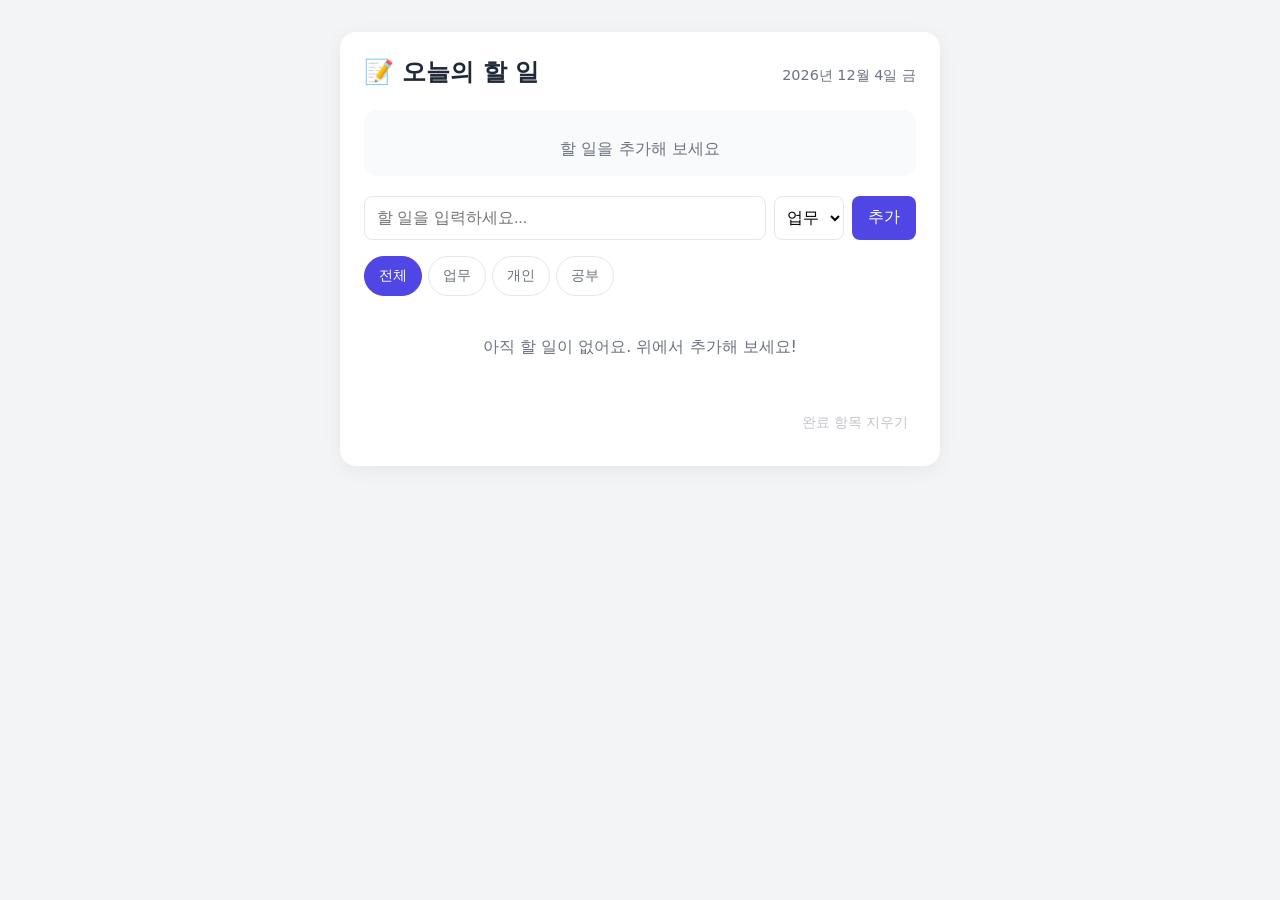
<file: todo-app/index.html>
<!DOCTYPE html>
<html lang="ko">
<head>
  <meta charset="UTF-8">
  <meta name="viewport" content="width=device-width, initial-scale=1.0">
  <title>오늘의 할 일</title>
  <link rel="icon" href="data:image/svg+xml,<svg xmlns='http://www.w3.org/2000/svg' viewBox='0 0 100 100'><text y='.9em' font-size='90'>📝</text></svg>">
  <link rel="stylesheet" href="style.css">
</head>
<body>
  <main class="app">
    <header class="app-header">
      <h1>📝 오늘의 할 일</h1>
      <p id="today" class="today"></p>
    </header>

    <section class="progress" aria-label="진행률">
      <div class="progress-total">
        <div class="progress-label">
          <span>전체 진행률</span>
          <span id="totalText"></span>
        </div>
        <div class="bar"><div id="totalBar" class="bar-fill"></div></div>
      </div>
      <ul id="categoryProgress" class="progress-cats"></ul>
      <p id="emptyProgress" class="progress-empty" hidden>할 일을 추가해 보세요</p>
    </section>

    <form id="addForm" class="add-form">
      <input id="addInput" type="text" maxlength="100" placeholder="할 일을 입력하세요..." aria-label="새 할 일" autocomplete="off">
      <select id="addCategory" aria-label="카테고리">
        <option value="work">업무</option>
        <option value="personal">개인</option>
        <option value="study">공부</option>
      </select>
      <button type="submit" class="btn-primary">추가</button>
    </form>

    <nav class="filters" role="tablist" aria-label="카테고리 필터">
      <button type="button" role="tab" data-filter="all">전체</button>
      <button type="button" role="tab" data-filter="work">업무</button>
      <button type="button" role="tab" data-filter="personal">개인</button>
      <button type="button" role="tab" data-filter="study">공부</button>
    </nav>

    <ul id="todoList" class="todo-list"></ul>
    <p id="emptyList" class="empty" hidden></p>

    <footer class="app-footer">
      <button type="button" id="clearDone" class="btn-text">완료 항목 지우기</button>
    </footer>
  </main>

  <script src="app.js"></script>
</body>
</html>
</file>
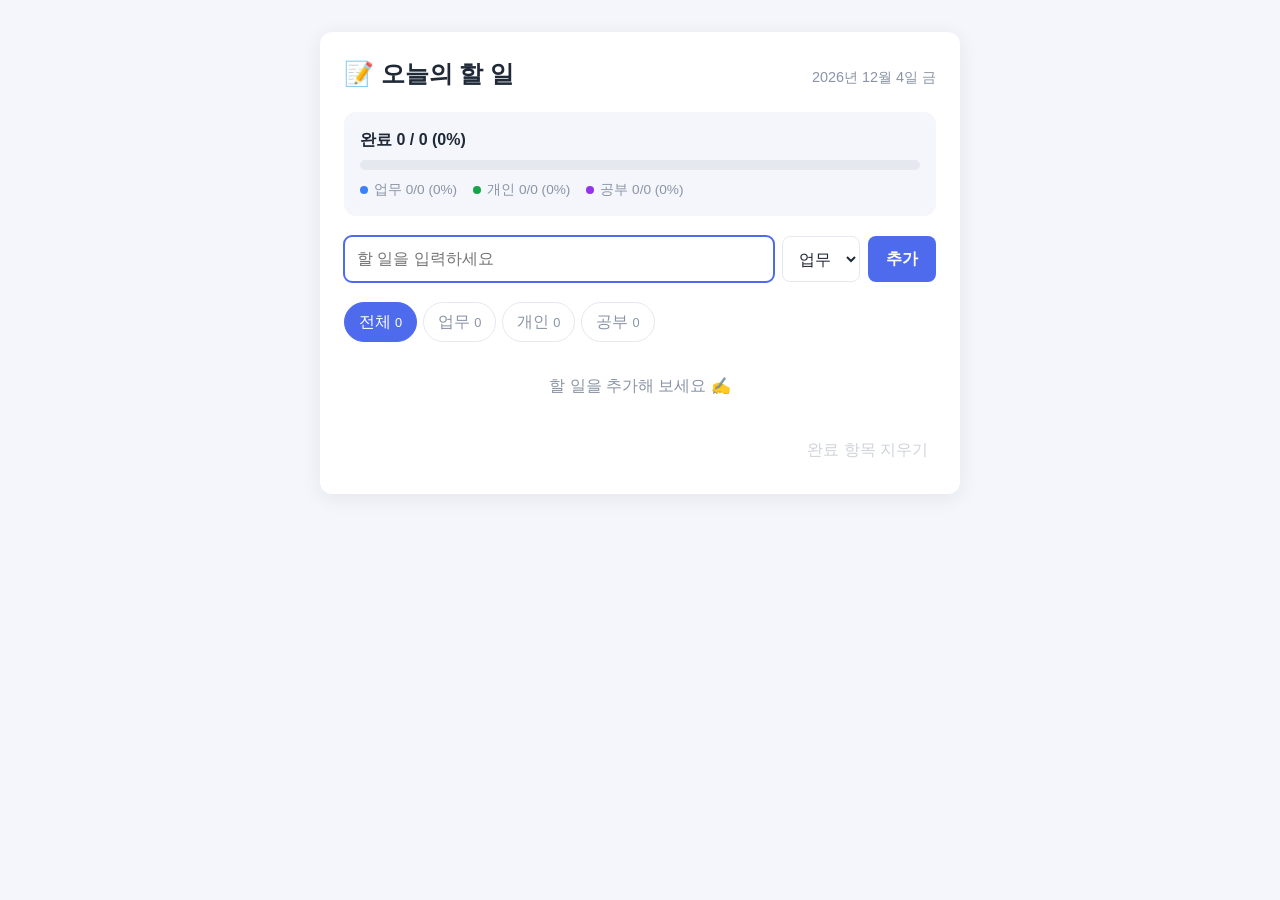
<file: todo-app2/index.html>
<!DOCTYPE html>
<html lang="ko">
<head>
  <meta charset="UTF-8">
  <meta name="viewport" content="width=device-width, initial-scale=1.0">
  <title>오늘의 할 일</title>
  <link rel="icon" href="data:image/svg+xml,<svg xmlns='http://www.w3.org/2000/svg' viewBox='0 0 100 100'><text y='.9em' font-size='90'>📝</text></svg>">
  <link rel="stylesheet" href="style.css">
</head>
<body>
  <main class="app">
    <header class="app-header">
      <h1>📝 오늘의 할 일</h1>
      <p class="today" id="today"></p>
    </header>

    <section class="progress" aria-label="진행률">
      <div class="progress-summary">
        <span id="progressText">완료 0 / 0 (0%)</span>
        <span id="celebrate" class="celebrate" hidden>🎉 모두 완료!</span>
      </div>
      <div class="bar" role="progressbar" aria-valuemin="0" aria-valuemax="100" aria-valuenow="0" id="progressBar">
        <div class="bar-fill" id="progressFill"></div>
      </div>
      <ul class="category-progress" id="categoryProgress"></ul>
    </section>

    <form class="add-form" id="addForm" autocomplete="off">
      <input type="text" id="addInput" maxlength="100" placeholder="할 일을 입력하세요" aria-label="할 일 내용">
      <select id="addCategory" aria-label="카테고리"></select>
      <button type="submit" class="btn-primary">추가</button>
    </form>
    <p class="auto-hint" id="autoHint" aria-live="polite" hidden></p>

    <nav class="filters" id="filters" aria-label="카테고리 필터"></nav>

    <ul class="todo-list" id="todoList"></ul>
    <p class="empty" id="emptyMessage" hidden>할 일을 추가해 보세요 ✍️</p>

    <footer class="app-footer">
      <button type="button" class="btn-text" id="clearDone">완료 항목 지우기</button>
    </footer>
  </main>

  <script src="app.js"></script>
</body>
</html>
</file>
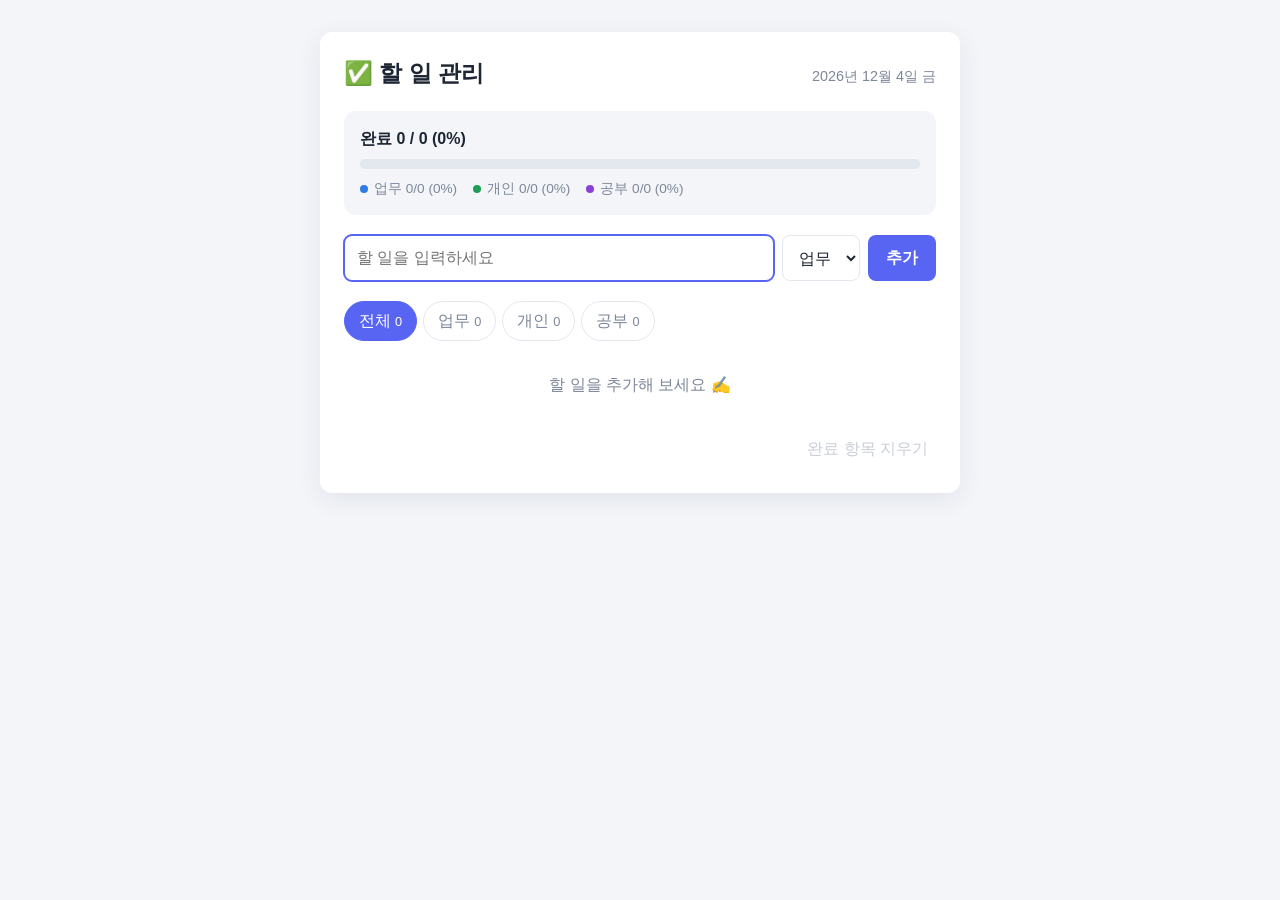
<file: todo-app3/index.html>
<!DOCTYPE html>
<html lang="ko">
<head>
  <meta charset="UTF-8">
  <meta name="viewport" content="width=device-width, initial-scale=1.0">
  <title>할 일 관리</title>
  <link rel="icon" href="data:image/svg+xml,<svg xmlns='http://www.w3.org/2000/svg' viewBox='0 0 100 100'><text y='.9em' font-size='90'>✅</text></svg>">
  <link rel="stylesheet" href="style.css">
</head>
<body>
  <main class="card">
    <header class="top">
      <h1>✅ 할 일 관리</h1>
      <time class="date" id="dateLabel"></time>
    </header>

    <section class="stats" aria-label="진행률">
      <div class="stats-head">
        <strong id="statsText">완료 0 / 0 (0%)</strong>
        <span class="party" id="party" hidden>🎉 모두 완료!</span>
      </div>
      <div class="track" id="track" role="progressbar" aria-label="전체 진행률"
           aria-valuemin="0" aria-valuemax="100" aria-valuenow="0">
        <div class="track-fill" id="trackFill"></div>
      </div>
      <ul class="cat-stats" id="catStats"></ul>
    </section>

    <form class="composer" id="composer" autocomplete="off">
      <input type="text" id="newText" maxlength="100" placeholder="할 일을 입력하세요" aria-label="새 할 일">
      <select id="newCategory" aria-label="카테고리 선택"></select>
      <button type="submit" class="btn">추가</button>
    </form>
    <p class="auto-hint" id="autoHint" aria-live="polite" hidden></p>

    <nav class="tabs" id="tabs" aria-label="카테고리 필터"></nav>

    <ul class="list" id="list"></ul>
    <p class="empty" id="empty" hidden></p>

    <footer class="bottom">
      <button type="button" class="link-btn" id="clearDone">완료 항목 지우기</button>
    </footer>
  </main>

  <script src="app.js"></script>
</body>
</html>
</file>
<file: todo-app/style.css>
:root {
  --bg: #f3f4f6;
  --card: #ffffff;
  --text: #1f2937;
  --muted: #6b7280;
  --line: #e5e7eb;
  --primary: #4f46e5;
  --work: #3b82f6;
  --personal: #22c55e;
  --study: #f59e0b;
  --danger: #ef4444;
}

* { box-sizing: border-box; }

body {
  margin: 0;
  background: var(--bg);
  color: var(--text);
  font-family: system-ui, -apple-system, "Segoe UI", "Malgun Gothic", sans-serif;
  line-height: 1.4;
}

.app {
  max-width: 600px;
  margin: 32px auto;
  padding: 24px;
  background: var(--card);
  border-radius: 16px;
  box-shadow: 0 4px 20px rgba(0, 0, 0, 0.06);
}

.app-header {
  display: flex;
  justify-content: space-between;
  align-items: baseline;
  flex-wrap: wrap;
  gap: 8px;
}
.app-header h1 { margin: 0; font-size: 1.5rem; }
.today { margin: 0; color: var(--muted); font-size: 0.9rem; }

/* 진행률 */
.progress {
  margin: 20px 0;
  padding: 16px;
  background: #f9fafb;
  border-radius: 12px;
}
.progress-label {
  display: flex;
  justify-content: space-between;
  font-weight: 600;
  margin-bottom: 8px;
}
.bar {
  height: 10px;
  background: var(--line);
  border-radius: 999px;
  overflow: hidden;
}
.bar-fill {
  height: 100%;
  width: 0;
  background: var(--primary);
  border-radius: 999px;
  transition: width 0.3s ease;
}
.progress-cats {
  list-style: none;
  padding: 0;
  margin: 12px 0 0;
  display: grid;
  grid-template-columns: repeat(3, 1fr);
  gap: 12px;
}
.progress-cats li { font-size: 0.85rem; color: var(--muted); }
.progress-cats .bar { height: 6px; margin-top: 4px; }
.progress-cats .work .bar-fill { background: var(--work); }
.progress-cats .personal .bar-fill { background: var(--personal); }
.progress-cats .study .bar-fill { background: var(--study); }
.progress-empty { margin: 0; text-align: center; color: var(--muted); }
.progress.is-done .progress-label span:last-child::after { content: " 🎉"; }

/* 입력 폼 */
.add-form { display: flex; gap: 8px; }
.add-form input {
  flex: 1;
  min-width: 0;
  padding: 10px 12px;
  border: 1px solid var(--line);
  border-radius: 8px;
  font-size: 1rem;
}
.add-form select {
  padding: 0 8px;
  border: 1px solid var(--line);
  border-radius: 8px;
  font-size: 0.95rem;
  background: #fff;
}
input:focus, select:focus, button:focus-visible {
  outline: 2px solid var(--primary);
  outline-offset: 1px;
}
.btn-primary {
  padding: 0 16px;
  border: none;
  border-radius: 8px;
  background: var(--primary);
  color: #fff;
  font-size: 1rem;
  cursor: pointer;
}
.btn-primary:hover { opacity: 0.9; }

.shake { animation: shake 0.3s; border-color: var(--danger) !important; }
@keyframes shake {
  25% { transform: translateX(-4px); }
  75% { transform: translateX(4px); }
}

/* 필터 탭 */
.filters { display: flex; gap: 6px; margin: 16px 0 8px; }
.filters button {
  padding: 6px 14px;
  border: 1px solid var(--line);
  border-radius: 999px;
  background: #fff;
  color: var(--muted);
  cursor: pointer;
  font-size: 0.9rem;
}
.filters button:hover { border-color: var(--primary); }
.filters button[aria-selected="true"] {
  background: var(--primary);
  border-color: var(--primary);
  color: #fff;
}

/* 목록 */
.todo-list { list-style: none; padding: 0; margin: 0; }
.todo-item {
  display: flex;
  align-items: center;
  gap: 10px;
  padding: 10px 4px;
  border-bottom: 1px solid var(--line);
}
.todo-item input[type="checkbox"] {
  width: 18px;
  height: 18px;
  flex-shrink: 0;
  cursor: pointer;
  accent-color: var(--primary);
}
.badge {
  flex-shrink: 0;
  padding: 2px 8px;
  border-radius: 999px;
  font-size: 0.75rem;
  font-weight: 600;
  color: #fff;
}
.badge.work { background: var(--work); }
.badge.personal { background: var(--personal); }
.badge.study { background: var(--study); }

.todo-text {
  flex: 1;
  min-width: 0;
  word-break: break-all;
  cursor: text;
}
.todo-item.completed .todo-text { text-decoration: line-through; color: var(--muted); }
.todo-item.completed .badge { opacity: 0.5; }

.todo-actions { display: flex; gap: 2px; flex-shrink: 0; }
.icon-btn {
  border: none;
  background: none;
  padding: 4px 6px;
  border-radius: 6px;
  cursor: pointer;
  font-size: 1rem;
}
.icon-btn:hover { background: #f3f4f6; }

.edit-input {
  flex: 1;
  min-width: 0;
  padding: 6px 8px;
  border: 1px solid var(--primary);
  border-radius: 6px;
  font-size: 1rem;
}
.edit-select {
  padding: 4px;
  border: 1px solid var(--line);
  border-radius: 6px;
}

.empty { text-align: center; color: var(--muted); padding: 32px 0; margin: 0; }

.app-footer { display: flex; justify-content: flex-end; margin-top: 12px; }
.btn-text {
  border: none;
  background: none;
  color: var(--muted);
  cursor: pointer;
  font-size: 0.9rem;
}
.btn-text:hover { color: var(--danger); }
.btn-text:disabled { opacity: 0.4; cursor: default; color: var(--muted); }

@media (max-width: 480px) {
  .app { margin: 0; border-radius: 0; padding: 16px; min-height: 100vh; }
  .add-form { flex-wrap: wrap; }
  .add-form input { flex-basis: 100%; }
  .add-form select, .add-form .btn-primary { flex: 1; padding: 10px; }
  .progress-cats { gap: 8px; }
}

/* ===== 반응형 보강 (2026-11-11 UI 점검) ===== */

/* 터치 대상 40px 이상 (모든 화면) */
.icon-btn {
  display: inline-flex;
  align-items: center;
  justify-content: center;
  min-width: 40px;
  min-height: 40px;
  padding: 0;
}
.todo-item input[type="checkbox"] { width: 22px; height: 22px; }
.filters button { min-height: 40px; }
.btn-text { min-height: 40px; padding: 0 8px; }
.add-form select, .btn-primary { min-height: 44px; }
.add-form select, .edit-select { font-size: 1rem; } /* 16px 미만이면 iOS에서 누를 때 화면이 확대됨 */

@media (max-width: 480px) {
  /* 카테고리별 진행률: 한 줄에 하나씩, 글자 · 막대 나란히 */
  .progress-cats { grid-template-columns: 1fr; gap: 6px; }
  .progress-cats li {
    display: grid;
    grid-template-columns: 8.5em 1fr;
    align-items: center;
    column-gap: 8px;
    white-space: nowrap;
  }
  .progress-cats .bar { margin-top: 0; }

  /* 필터 탭: 4개가 한 줄에 같은 너비로 */
  .filters button { flex: 1 1 0; min-width: 0; padding: 6px 4px; }

  /* 목록 항목: 체크박스 | (배지 위 · 내용 아래) | 버튼 — 내용 칸을 넓게 */
  .todo-item:not(.editing) {
    display: grid;
    grid-template-columns: auto minmax(0, 1fr) auto;
    grid-template-areas:
      "check badge actions"
      "check text  actions";
    column-gap: 10px;
    row-gap: 2px;
    align-items: center;
  }
  .todo-item:not(.editing) > .check-wrap { grid-area: check; }
  .todo-item:not(.editing) > .badge { grid-area: badge; justify-self: start; }
  .todo-item:not(.editing) > .todo-text { grid-area: text; }
  .todo-item:not(.editing) > .todo-actions { grid-area: actions; }

  /* 편집 행: 체크박스 · 카테고리 / 입력창(전체 너비) 두 줄 */
  .todo-item.editing { flex-wrap: wrap; }
  .todo-item.editing .edit-input { flex-basis: 100%; min-height: 40px; }
  .todo-item.editing .edit-select { min-height: 40px; }
}

/* 체크박스 누르는 영역 40×40px (보이는 체크박스는 22px 그대로) */
.check-wrap {
  display: inline-flex;
  align-items: center;
  justify-content: center;
  flex-shrink: 0;
  width: 40px;
  height: 40px;
  margin: 0 -9px;          /* 넓어진 만큼 바깥 여백을 줄여 기존 배치 유지 */
  border-radius: 8px;
  cursor: pointer;
}
.check-wrap:hover { background: rgba(0, 0, 0, 0.04); }
</file>
<file: todo-app2/style.css>
:root {
  --bg: #f4f6fb;
  --card: #ffffff;
  --text: #1f2937;
  --muted: #8a94a6;
  --line: #e5e8ef;
  --primary: #4f6bed;
  --primary-dark: #3b55d4;
  --danger: #e5484d;
  --work: #3b82f6;
  --personal: #16a34a;
  --study: #9333ea;
  --radius: 12px;
}

* { box-sizing: border-box; }

body {
  margin: 0;
  background: var(--bg);
  color: var(--text);
  font-family: -apple-system, BlinkMacSystemFont, "Segoe UI", "Malgun Gothic", "Apple SD Gothic Neo", sans-serif;
  line-height: 1.5;
}

button, input, select { font: inherit; color: inherit; }

.app {
  max-width: 640px;
  margin: 32px auto;
  padding: 24px;
  background: var(--card);
  border-radius: var(--radius);
  box-shadow: 0 4px 20px rgba(31, 41, 55, 0.08);
}

/* 헤더 */
.app-header {
  display: flex;
  flex-wrap: wrap;
  align-items: baseline;
  justify-content: space-between;
  gap: 4px 12px;
}
.app-header h1 { margin: 0; font-size: 1.5rem; }
.today { margin: 0; color: var(--muted); font-size: 0.9rem; }

/* 진행률 */
.progress {
  margin: 20px 0;
  padding: 16px;
  background: var(--bg);
  border-radius: var(--radius);
}
.progress-summary {
  display: flex;
  justify-content: space-between;
  font-weight: 600;
  margin-bottom: 8px;
}
.celebrate { color: var(--primary); }
.bar {
  height: 10px;
  background: var(--line);
  border-radius: 999px;
  overflow: hidden;
}
.bar-fill {
  height: 100%;
  width: 0;
  background: var(--primary);
  border-radius: 999px;
  transition: width 0.3s ease;
}
.category-progress {
  display: flex;
  flex-wrap: wrap;
  gap: 4px 16px;
  margin: 10px 0 0;
  padding: 0;
  list-style: none;
  font-size: 0.85rem;
  color: var(--muted);
}
.category-progress .dot {
  display: inline-block;
  width: 8px;
  height: 8px;
  margin-right: 6px;
  border-radius: 50%;
  vertical-align: middle;
}

/* 추가 폼 */
.add-form { display: flex; gap: 8px; }
.add-form input { flex: 1; min-width: 0; }

input[type="text"], select {
  padding: 10px 12px;
  border: 1px solid var(--line);
  border-radius: 8px;
  background: var(--card);
}
input[type="text"]:focus, select:focus {
  outline: 2px solid var(--primary);
  outline-offset: -1px;
  border-color: transparent;
}

.btn-primary {
  padding: 10px 18px;
  border: none;
  border-radius: 8px;
  background: var(--primary);
  color: #fff;
  font-weight: 600;
  cursor: pointer;
}
.btn-primary:hover { background: var(--primary-dark); }

.btn-text {
  padding: 6px 8px;
  border: none;
  background: none;
  color: var(--muted);
  cursor: pointer;
}
.btn-text:hover:not(:disabled) { color: var(--danger); }
.btn-text:disabled { opacity: 0.4; cursor: default; }

/* 키워드 자동 분류 안내 */
.auto-hint {
  margin: 6px 2px 0;
  color: var(--primary);
  font-size: 0.85rem;
}

.shake { animation: shake 0.35s; border-color: var(--danger) !important; }
@keyframes shake {
  0%, 100% { transform: translateX(0); }
  25% { transform: translateX(-6px); }
  75% { transform: translateX(6px); }
}

/* 필터 탭 */
.filters {
  display: flex;
  gap: 6px;
  margin: 20px 0 8px;
  overflow-x: auto;
}
.filter {
  padding: 6px 14px;
  border: 1px solid var(--line);
  border-radius: 999px;
  background: var(--card);
  color: var(--muted);
  cursor: pointer;
  white-space: nowrap;
}
.filter .count { margin-left: 4px; font-size: 0.8rem; }
.filter.active {
  background: var(--primary);
  border-color: var(--primary);
  color: #fff;
}

/* 목록 */
.todo-list { margin: 0; padding: 0; list-style: none; }

.todo-item {
  display: flex;
  align-items: center;
  gap: 10px;
  padding: 10px 4px;
  border-bottom: 1px solid var(--line);
}
.todo-item input[type="checkbox"] {
  width: 20px;
  height: 20px;
  flex-shrink: 0;
  accent-color: var(--primary);
  cursor: pointer;
}
.todo-text {
  flex: 1;
  min-width: 0;
  overflow-wrap: anywhere;
  cursor: text;
}
.todo-item.completed .todo-text {
  color: var(--muted);
  text-decoration: line-through;
}
.todo-item.completed .badge { opacity: 0.5; }

.badge {
  flex-shrink: 0;
  padding: 2px 8px;
  border-radius: 999px;
  color: #fff;
  font-size: 0.75rem;
  font-weight: 600;
}
.badge.work, .dot.work { background: var(--work); }
.badge.personal, .dot.personal { background: var(--personal); }
.badge.study, .dot.study { background: var(--study); }

.icon-btn {
  width: 36px;
  height: 36px;
  flex-shrink: 0;
  border: none;
  border-radius: 8px;
  background: none;
  cursor: pointer;
  opacity: 0.55;
}
.icon-btn:hover, .icon-btn:focus-visible { opacity: 1; background: var(--bg); }

/* 편집 모드 */
.todo-item.editing { gap: 6px; }
.todo-item.editing .edit-input { flex: 1; min-width: 0; padding: 6px 10px; }
.todo-item.editing select { padding: 6px 8px; }

.empty {
  margin: 32px 0;
  text-align: center;
  color: var(--muted);
}

.app-footer {
  display: flex;
  justify-content: flex-end;
  margin-top: 12px;
}

/* 반응형 */
@media (max-width: 480px) {
  .app { margin: 0; padding: 16px; border-radius: 0; min-height: 100vh; box-shadow: none; }
  .add-form { flex-wrap: wrap; }
  .add-form input { flex-basis: 100%; }
  .add-form select { flex: 1; }
  .todo-item.editing { flex-wrap: wrap; }
  .todo-item.editing .edit-input { flex-basis: 100%; }
}

/* ===== 반응형 보강 (2026-11-11 UI 점검) ===== */

/* 터치 대상 40px 이상 (모든 화면) */
.icon-btn { width: 40px; height: 40px; }
.todo-item input[type="checkbox"] { width: 22px; height: 22px; }
.filter { min-height: 40px; }
.btn-text { min-height: 40px; padding: 0 8px; }
input[type="text"], select { font-size: 1rem; } /* 16px 미만이면 iOS에서 누를 때 화면이 확대됨 */

@media (max-width: 480px) {
  /* 필터 탭: 4개가 한 줄에 같은 너비로 (320px에서 "공부" 탭이 잘리던 문제) */
  .filters { overflow-x: visible; }
  .filter { flex: 1 1 0; min-width: 0; padding: 6px 4px; }

  /* 목록 항목: 체크박스 | (배지 위 · 내용 아래) | ✏️ 🗑 — 내용 칸을 넓게 */
  .todo-item:not(.editing) {
    display: grid;
    grid-template-columns: auto minmax(0, 1fr) auto auto;
    grid-template-areas:
      "check badge edit del"
      "check text  edit del";
    column-gap: 8px;
    row-gap: 2px;
    align-items: center;
  }
  .todo-item:not(.editing) > .check-wrap { grid-area: check; }
  .todo-item:not(.editing) > .badge { grid-area: badge; justify-self: start; }
  .todo-item:not(.editing) > .todo-text { grid-area: text; }
  .todo-item:not(.editing) > [data-action="edit"].icon-btn { grid-area: edit; }
  .todo-item:not(.editing) > [data-action="delete"] { grid-area: del; }

  .todo-item.editing .edit-input,
  .todo-item.editing select { min-height: 40px; }
}

/* 체크박스 누르는 영역 40×40px (보이는 체크박스는 22px 그대로) */
.check-wrap {
  display: inline-flex;
  align-items: center;
  justify-content: center;
  flex-shrink: 0;
  width: 40px;
  height: 40px;
  margin: 0 -9px;          /* 넓어진 만큼 바깥 여백을 줄여 기존 배치 유지 */
  border-radius: 8px;
  cursor: pointer;
}
.check-wrap:hover { background: rgba(0, 0, 0, 0.04); }
</file>
<file: todo-app3/style.css>
:root {
  --page: #f3f5f9;
  --surface: #ffffff;
  --ink: #1e2533;
  --ink-soft: #7d8799;
  --border: #e3e7ee;
  --accent: #5865f2;
  --accent-strong: #4351e0;
  --warn: #e0484d;
  --cat-work: #2f7ae5;
  --cat-personal: #1f9d55;
  --cat-study: #8b3fd9;
  --r: 12px;
}

* { box-sizing: border-box; }

body {
  margin: 0;
  background: var(--page);
  color: var(--ink);
  font-family: -apple-system, BlinkMacSystemFont, "Segoe UI", "Malgun Gothic", "Apple SD Gothic Neo", sans-serif;
  line-height: 1.5;
}

button, input, select { font: inherit; color: inherit; }

.card {
  max-width: 640px;
  margin: 32px auto;
  padding: 24px;
  background: var(--surface);
  border-radius: var(--r);
  box-shadow: 0 6px 24px rgba(30, 37, 51, 0.08);
}

/* 상단 */
.top {
  display: flex;
  flex-wrap: wrap;
  align-items: baseline;
  justify-content: space-between;
  gap: 4px 12px;
}
.top h1 { margin: 0; font-size: 1.45rem; }
.date { color: var(--ink-soft); font-size: 0.9rem; }

/* 진행률 */
.stats {
  margin: 20px 0;
  padding: 16px;
  border-radius: var(--r);
  background: var(--page);
}
.stats-head {
  display: flex;
  justify-content: space-between;
  margin-bottom: 8px;
}
.party { color: var(--accent); font-weight: 600; }
.track {
  height: 10px;
  border-radius: 999px;
  background: var(--border);
  overflow: hidden;
}
.track-fill {
  width: 0;
  height: 100%;
  border-radius: 999px;
  background: var(--accent);
  transition: width 0.25s ease;
}
.cat-stats {
  display: flex;
  flex-wrap: wrap;
  gap: 4px 16px;
  margin: 10px 0 0;
  padding: 0;
  list-style: none;
  color: var(--ink-soft);
  font-size: 0.85rem;
}
.cat-dot {
  display: inline-block;
  width: 8px;
  height: 8px;
  margin-right: 6px;
  border-radius: 50%;
  vertical-align: middle;
}

/* 추가 폼 */
.composer { display: flex; gap: 8px; }
.composer input { flex: 1; min-width: 0; }

input[type="text"], select {
  padding: 10px 12px;
  border: 1px solid var(--border);
  border-radius: 8px;
  background: var(--surface);
}
input[type="text"]:focus, select:focus {
  outline: 2px solid var(--accent);
  outline-offset: -1px;
  border-color: transparent;
}

.btn {
  padding: 10px 18px;
  border: none;
  border-radius: 8px;
  background: var(--accent);
  color: #fff;
  font-weight: 600;
  cursor: pointer;
}
.btn:hover { background: var(--accent-strong); }

.link-btn {
  padding: 6px 8px;
  border: none;
  background: none;
  color: var(--ink-soft);
  cursor: pointer;
}
.link-btn:hover:not(:disabled) { color: var(--warn); }
.link-btn:disabled { opacity: 0.4; cursor: default; }

/* 키워드 자동 분류 안내 */
.auto-hint {
  margin: 6px 2px 0;
  color: var(--accent);
  font-size: 0.85rem;
}

.is-invalid {
  border-color: var(--warn) !important;
  animation: wobble 0.35s;
}
@keyframes wobble {
  0%, 100% { transform: translateX(0); }
  25% { transform: translateX(-6px); }
  75% { transform: translateX(6px); }
}

/* 필터 탭 */
.tabs {
  display: flex;
  gap: 6px;
  margin: 20px 0 8px;
  overflow-x: auto;
}
.tab {
  padding: 6px 14px;
  border: 1px solid var(--border);
  border-radius: 999px;
  background: var(--surface);
  color: var(--ink-soft);
  white-space: nowrap;
  cursor: pointer;
}
.tab-count { margin-left: 4px; font-size: 0.8rem; }
.tab.is-active {
  border-color: var(--accent);
  background: var(--accent);
  color: #fff;
}

/* 목록 */
.list { margin: 0; padding: 0; list-style: none; }

.item {
  display: flex;
  align-items: center;
  gap: 10px;
  padding: 10px 4px;
  border-bottom: 1px solid var(--border);
}
.item-check {
  width: 20px;
  height: 20px;
  flex-shrink: 0;
  accent-color: var(--accent);
  cursor: pointer;
}
.item-text {
  flex: 1;
  min-width: 0;
  overflow-wrap: anywhere;
}
.item.is-done .item-text {
  color: var(--ink-soft);
  text-decoration: line-through;
}
.item.is-done .tag { opacity: 0.5; }

.tag {
  flex-shrink: 0;
  padding: 2px 8px;
  border-radius: 999px;
  color: #fff;
  font-size: 0.75rem;
  font-weight: 600;
}
.tag.work, .cat-dot.work { background: var(--cat-work); }
.tag.personal, .cat-dot.personal { background: var(--cat-personal); }
.tag.study, .cat-dot.study { background: var(--cat-study); }

.icon {
  width: 36px;
  height: 36px;
  flex-shrink: 0;
  border: none;
  border-radius: 8px;
  background: none;
  opacity: 0.6;
  cursor: pointer;
}
.icon:hover, .icon:focus-visible { opacity: 1; background: var(--page); }

/* 편집 모드 */
.item.is-editing { gap: 6px; }
.item.is-editing .edit-text { flex: 1; min-width: 0; padding: 6px 10px; }
.item.is-editing select { padding: 6px 8px; }

.empty {
  margin: 32px 0;
  color: var(--ink-soft);
  text-align: center;
}

.bottom {
  display: flex;
  justify-content: flex-end;
  margin-top: 12px;
}

/* 반응형 */
@media (max-width: 480px) {
  .card { min-height: 100vh; margin: 0; padding: 16px; border-radius: 0; box-shadow: none; }
  .composer { flex-wrap: wrap; }
  .composer input { flex-basis: 100%; }
  .composer select { flex: 1; }
  .item.is-editing { flex-wrap: wrap; }
  .item.is-editing .edit-text { flex-basis: 100%; }
}

/* ===== 반응형 보강 (2026-11-11 UI 점검) ===== */

/* 터치 대상 40px 이상 (모든 화면) */
.icon { width: 40px; height: 40px; }
.item-check { width: 22px; height: 22px; }
.tab { min-height: 40px; }
.link-btn { min-height: 40px; padding: 0 8px; }
input[type="text"], select { font-size: 1rem; } /* 16px 미만이면 iOS에서 누를 때 화면이 확대됨 */

@media (max-width: 480px) {
  /* 필터 탭: 4개가 한 줄에 같은 너비로 (320px에서 "공부" 탭이 잘리던 문제) */
  .tabs { overflow-x: visible; }
  .tab { flex: 1 1 0; min-width: 0; padding: 6px 4px; }

  /* 목록 항목: 체크박스 | (배지 위 · 내용 아래) | ✏️ 🗑️ — 내용 칸을 넓게 */
  .item:not(.is-editing) {
    display: grid;
    grid-template-columns: auto minmax(0, 1fr) auto auto;
    grid-template-areas:
      "check tag  edit del"
      "check text edit del";
    column-gap: 8px;
    row-gap: 2px;
    align-items: center;
  }
  .item:not(.is-editing) > .check-wrap { grid-area: check; }
  .item:not(.is-editing) > .tag { grid-area: tag; justify-self: start; }
  .item:not(.is-editing) > .item-text { grid-area: text; }
  .item:not(.is-editing) > [data-action="edit"] { grid-area: edit; }
  .item:not(.is-editing) > [data-action="remove"] { grid-area: del; }

  .item.is-editing .edit-text,
  .item.is-editing select { min-height: 40px; }

  /* 제목과 날짜가 붙어 보이지 않게 두 줄로 */
  .top { flex-direction: column; align-items: flex-start; }
}

/* 체크박스 누르는 영역 40×40px (보이는 체크박스는 22px 그대로) */
.check-wrap {
  display: inline-flex;
  align-items: center;
  justify-content: center;
  flex-shrink: 0;
  width: 40px;
  height: 40px;
  margin: 0 -9px;          /* 넓어진 만큼 바깥 여백을 줄여 기존 배치 유지 */
  border-radius: 8px;
  cursor: pointer;
}
.check-wrap:hover { background: rgba(0, 0, 0, 0.04); }
</file>
